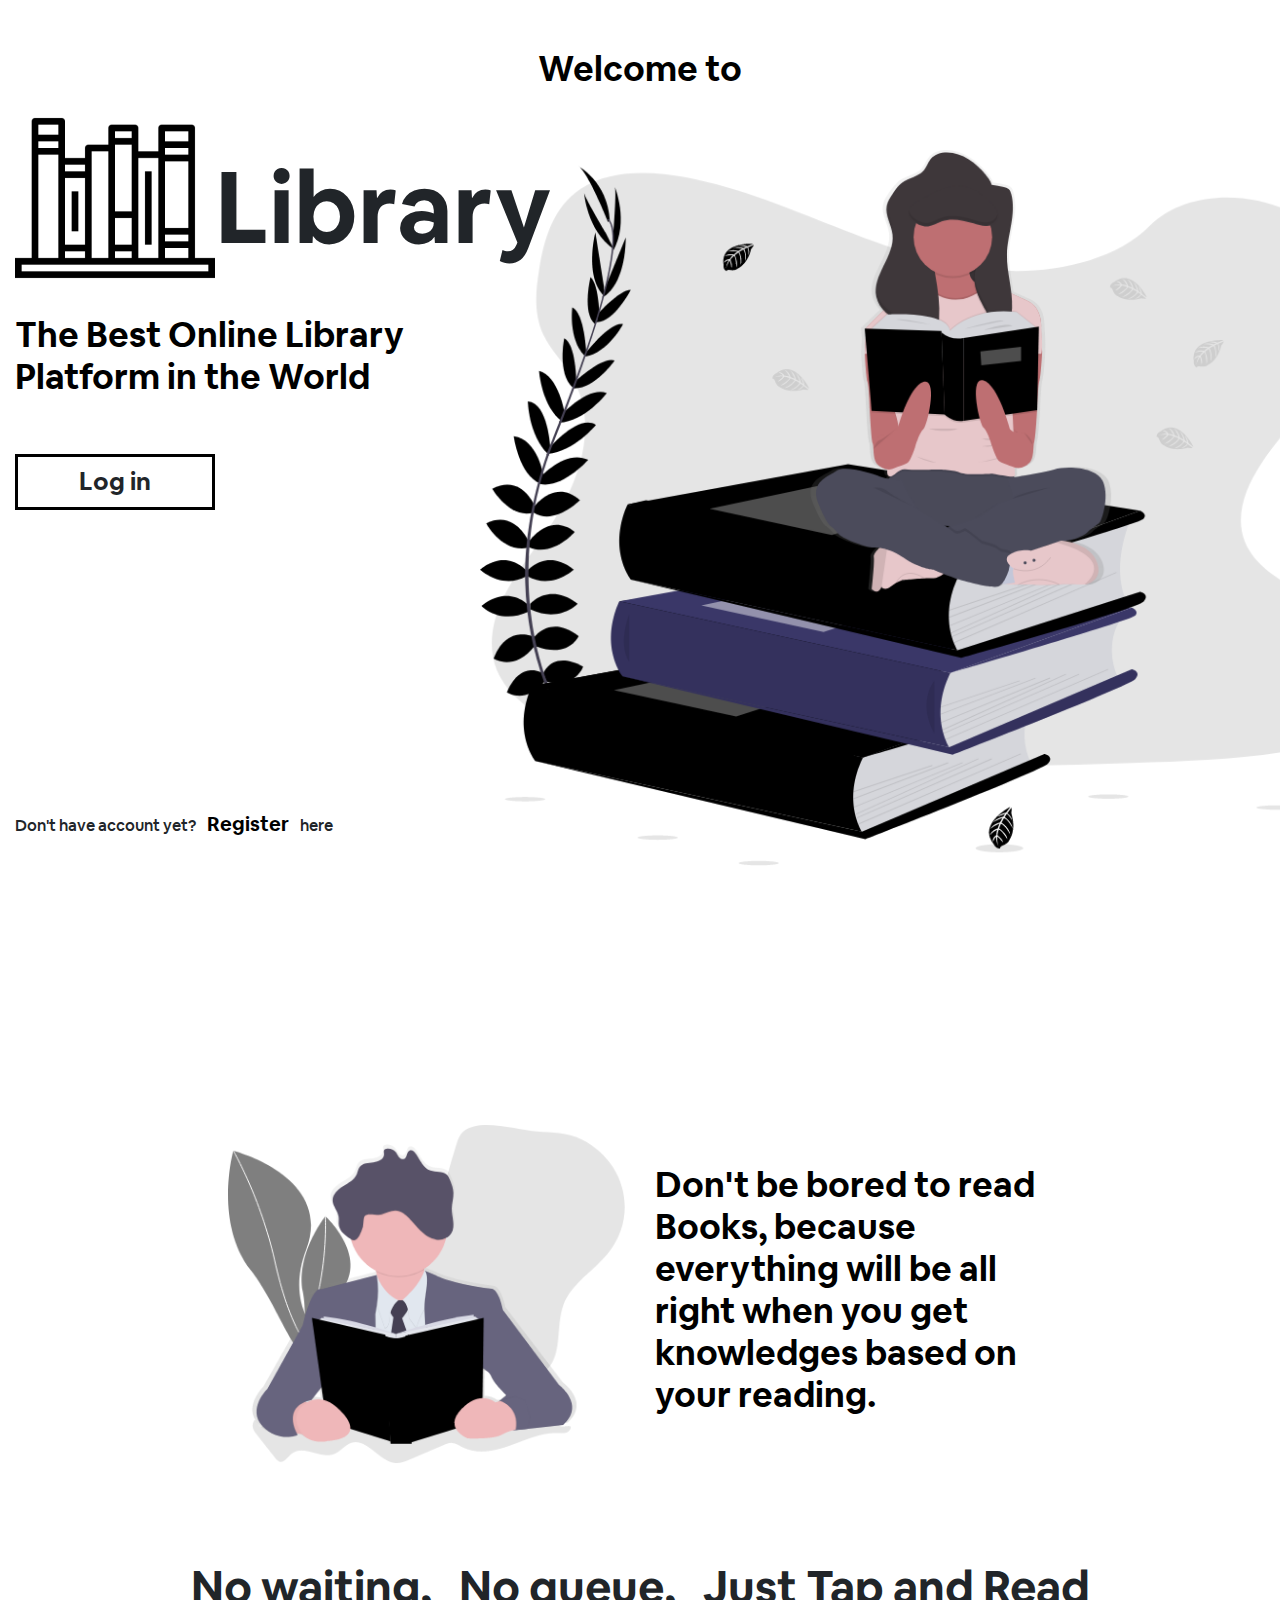
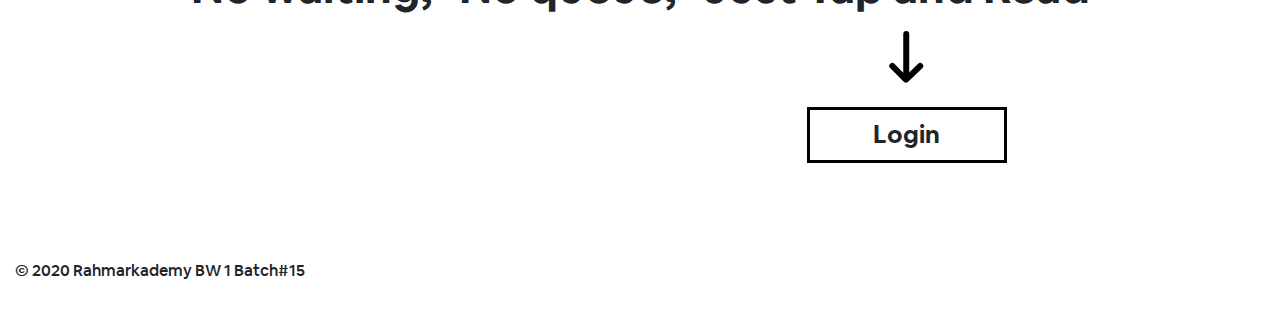
<file: index.html>
<!doctype html>
<html lang="en">
  <head>
    <!-- Required meta tags -->
    <meta charset="utf-8">
    <meta name="viewport" content="width=device-width, initial-scale=1, shrink-to-fit=no">
    <!-- Bootstrap CSS -->
    <link rel="stylesheet" href="https://stackpath.bootstrapcdn.com/bootstrap/4.3.1/css/bootstrap.min.css" integrity="sha384-ggOyR0iXCbMQv3Xipma34MD+dH/1fQ784/j6cY/iJTQUOhcWr7x9JvoRxT2MZw1T" crossorigin="anonymous">
    <link rel="stylesheet" href="./assets/css/landing.css">
    <title>Arkademy's Library | The Best Online Library in the Universe</title>
  </head>
  <body>
    <div class="overflow-hidden">
      <div class="container">
        <p class="greeting text-center h1 mt-5">Welcome to</p>
        <div class="row">
          <div class="col">
            <div class="row">
              <div class="col-auto d-flex flex-nowrap align-items-end my-md-0 mt-4 mb-2 ml-md-0 mx-auto">
                <img class="logo" src="./assets/img/logo@4x.png" alt="Library Arkademy Logo">
                <p class="text-logo mb-md-3 mb-1">Library</p>
              </div>
            </div>
          </div>
          <div class="d-xl-flex d-none gambar-hero">
            <img src="./assets/img/undraw_book_lover_mkck.png" alt="">
          </div>
        </div>
        <div class="row">
          <h1 class="h1 col-xl-5 col-lg-auto col-md-auto col-sm-auto col-auto mt-3 text-md-left text-center">The Best Online Library Platform in the World</h1>
        </div>
        <div class="row align-items-end justify-content-md-start justify-content-center tombol-grup">
          <div class="col-md-auto">
            <a href="login.html" class="btn btn-prim mt-5">Log in</a>
          </div>
          <div class="col-md-auto my-register-btn pt-sm-0 pt-3">
            <a href="register.html" class="btn btn-prim2">Register</a>
          </div>
        </div>
        <div class="row p-absolute b-5 d-xl-flex d-lg-flex d-md-flex d-none">
          <div class="col-auto text-register">
            <p>Don't have account yet? <span class="mx-2"><a href="register.html">Register</a></span> here</p>
          </div>
        </div>
      </div>
    </div>
    <div class="container">
      <div class="row justify-content-center align-items-center">
        <div class="col-xl-4 col-lg-6 col-auto">
          <img class="gambar-tengah" src="./assets/img/undraw_reading_list_4boi.png" alt="">
        </div>
        <div class="col-xl-4 col-lg-6 col-auto mt-lg-0 mt-5">
          <p class="h1 text-lg-left text-center">Don't be bored to read Books, because everything will be all right when you get knowledges based on your reading.</p>
        </div>
      </div>
      <div class="row justify-content-center">
        <p class="text-center lh-1 cta pt-lg-5 pt-5 mt-5">No waiting, &nbsp; No queue, &nbsp; Just Tap and Read</p>
      </div>
      <div class="row justify-content-center">
        <div class="col-xl-4 offset-xl-5 col offset-0">
          <div class="row justify-content-center">
            <div class="col-12 text-center">
              <svg xmlns="http://www.w3.org/2000/svg" width="36.484" height="52.57" viewBox="0 0 36.484 52.57">
                <g id="Group_12" data-name="Group 12" transform="translate(-678.257 -1699.5)">
                  <line id="Line_1" data-name="Line 1" y2="39" transform="translate(696.5 1702.5)" fill="none" stroke="#000" stroke-linecap="round" stroke-width="6"/>
                  <line id="Line_2" data-name="Line 2" x1="13.896" y2="13.327" transform="translate(696.604 1734.5)" fill="none" stroke="#000" stroke-linecap="round" stroke-width="6"/>
                  <line id="Line_3" data-name="Line 3" x2="13.396" y2="13.327" transform="translate(682.5 1734.5)" fill="none" stroke="#000" stroke-linecap="round" stroke-width="6"/>
                </g>
              </svg>
            </div>
          </div>
          <div class="row justify-content-center">
            <div class="col-12 text-center">
              <a href="login.html" class="btn btn-prim px-auto mb-5 mt-4">Login</a>
            </div>            
          </div>
        </div>
      </div>
      <div class="row">
        <div class="col">
          <p class="text-xl-left text-center pt-md-0 pt-5 mt-5 mb-5">&copy; 2020 Rahmarkademy BW 1 Batch#15</p>
        </div>
      </div>
    </div>
    <!-- Optional JavaScript -->
    <!-- jQuery first, then Popper.js, then Bootstrap JS -->
    <script src="https://code.jquery.com/jquery-3.3.1.slim.min.js" integrity="sha384-q8i/X+965DzO0rT7abK41JStQIAqVgRVzpbzo5smXKp4YfRvH+8abtTE1Pi6jizo" crossorigin="anonymous"></script>
    <script src="https://cdnjs.cloudflare.com/ajax/libs/popper.js/1.14.7/umd/popper.min.js" integrity="sha384-UO2eT0CpHqdSJQ6hJty5KVphtPhzWj9WO1clHTMGa3JDZwrnQq4sF86dIHNDz0W1" crossorigin="anonymous"></script>
    <script src="https://stackpath.bootstrapcdn.com/bootstrap/4.3.1/js/bootstrap.min.js" integrity="sha384-JjSmVgyd0p3pXB1rRibZUAYoIIy6OrQ6VrjIEaFf/nJGzIxFDsf4x0xIM+B07jRM" crossorigin="anonymous"></script>
  </body>
</html>
</file>
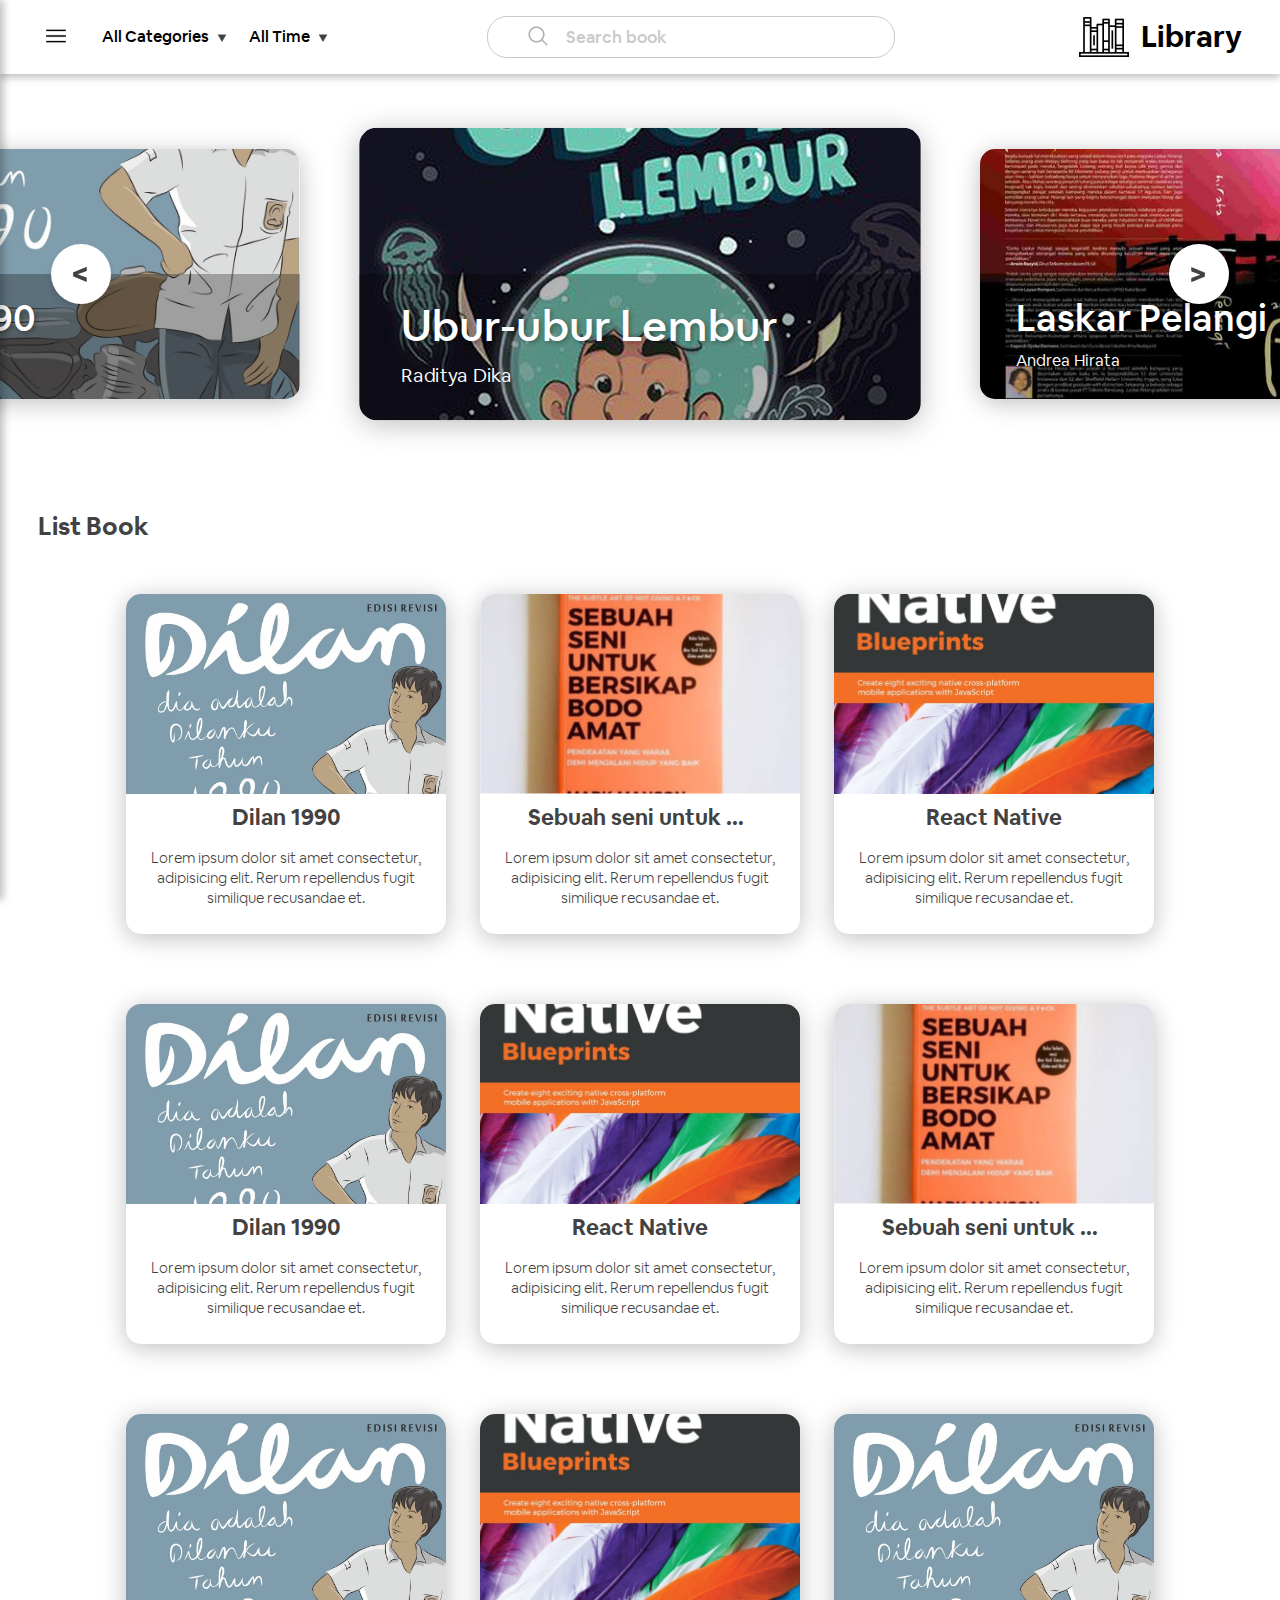
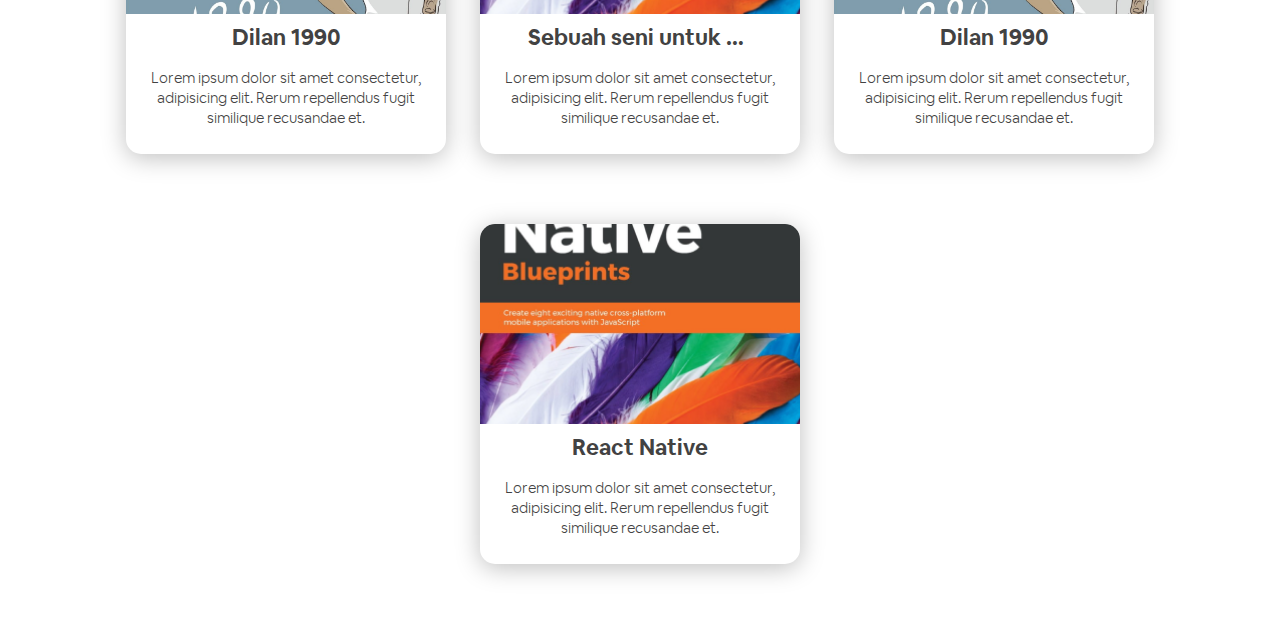
<file: dashboard.html>
<!DOCTYPE html>
<html lang="en">
<head>
  <meta charset="UTF-8">
  <meta name="viewport" content="width=device-width, initial-scale=1.0">
  <title>Dashboard</title>
  <link rel="stylesheet" href="./assets/css/style.css">
</head>
<body>
  <div class="container-fluid">
    <div class="nav">
      <div class="navbar">
        <div class="burger">
          <a><svg width="20" height="20" viewBox="0 0 20 20" fill="none" xmlns="http://www.w3.org/2000/svg" xmlns:xlink="http://www.w3.org/1999/xlink">
            <rect width="20" height="20" fill="url(#pattern0)"/>
            <defs>
            <pattern id="pattern0" patternContentUnits="objectBoundingBox" width="1" height="1">
            <use xlink:href="#image0" transform="scale(0.00195312)"/>
            </pattern>
            <image id="image0" width="512" height="512" xlink:href="[data-uri]"/>
            </defs>
            </svg>
          </a>
        </div>
        <ul>
          <li>
            <a class="kategori" href="#">All Categories</a>
            <ul class="dropdown">
              <li>All Categories</li>
              <li>Novel</li>
              <li>Sci-Fi</li>
              <li>Romance</li>
              <li>Journal</li>
            </ul>
          </li>
          <li>
            <a class="waktu" href="#">All Time</a>
            <ul class="dropdown">
              <li>All Time</li>
              <li>Last hour</li>
              <li>Last week</li>
              <li>Last year</li>
            </ul>
          </li> 
        </ul>
      </div>    
      <form class="search">
        <div class="grup-search">
          <button><img src="./assets/img/magnifying-glass.png" alt=""></button>
          <input type="search" placeholder="Search book">
        </div>
      </form>
      <a href="#" class="logo">
        <img src="./assets/img/logo.png" alt="Logo Library">
        <h1>Library</h1>
      </a>
    </div>
    <div class="carousel">
      <button class="prev-btn">
        <img src="./assets/img/left-arrow2.png" alt="">
      </button>
      <div class="carousel-wrap track">
        <a href="rincian-buku.html" class="carousel-item">
          <div class="carousel-card">
            <img src="./assets/img/dilan.jpg" alt="">
            <div class="description">
              <h3 class="judul-buku">Dilan 1990</h3>
              <p class="nama-penulis">Pidi Baiq</p>
            </div>
          </div>
        </a>
        <a href="#" class="carousel-item current__slide">
          <div class="carousel-card">
            <img src="./assets/img/ubur-ubur.jpg" alt="">
            <div class="description">
              <h3 class="judul-buku">Ubur-ubur Lembur</h3>
              <p class="nama-penulis">Raditya Dika</p>
            </div>
          </div>
        </a>
        <a href="#" class="carousel-item">
          <div class="carousel-card">
            <img src="./assets/img/laskar.jpg" alt="">
            <div class="description">
              <h3 class="judul-buku">Laskar Pelangi</h3>
              <p class="nama-penulis">Andrea Hirata</p>
            </div>
          </div>
        </a>
        <a href="rincian-buku.html" class="carousel-item">
          <div class="carousel-card">
            <img src="./assets/img/dilan.jpg" alt="">
            <div class="description">
              <h3 class="judul-buku">Dilan 1990</h3>
              <p class="nama-penulis">Pidi Baiq</p>
            </div>
          </div>
        </a>
      </div>
      <button class="next-btn">
        <img src="./assets/img/left-arrow2.png" alt="">
      </button>
    </div>   
    <section class="list-book">
      <h2>List Book</h2>
      <div class="book baris">
        <div class="kolom">
          <a href="rincian-buku.html">
            <div class="card">
              <div class="container-thumb">
                <img src="./assets/img/dilan.jpg" alt="Sampul Buku Dilan 1990">
              </div>
              <h3>Dilan 1990</h3>
              <p>Lorem ipsum dolor sit amet consectetur, adipisicing elit. Rerum repellendus fugit similique recusandae et.</p>
            </div>
          </a>
        </div>
        <div class="kolom">
          <a href="">
            <div class="card">
              <div class="container-thumb">
                <img src="./assets/img/thumb-buku2.png" alt="Sampul Buku Dilan 1990">
              </div>
              <h3>Sebuah seni untuk bersikap bodo amat</h3>
              <p>Lorem ipsum dolor sit amet consectetur, adipisicing elit. Rerum repellendus fugit similique recusandae et.</p>
            </div>
          </a>
        </div>
        <div class="kolom">
          <a href="">
            <div class="card">
              <div class="container-thumb">
                <img src="./assets/img/thumb-buku3.png" alt="Sampul Buku Dilan 1990">
              </div>
              <h3>React Native</h3>
              <p>Lorem ipsum dolor sit amet consectetur, adipisicing elit. Rerum repellendus fugit similique recusandae et.</p>
            </div>
          </a>
        </div>
        <div class="kolom">
          <a href="">
            <div class="card">
              <div class="container-thumb">
                <img src="./assets/img/dilan.jpg" alt="Sampul Buku Dilan 1990">
              </div>
              <h3>Dilan 1990</h3>
              <p>Lorem ipsum dolor sit amet consectetur, adipisicing elit. Rerum repellendus fugit similique recusandae et.</p>
            </div>
          </a>
        </div>
        <div class="kolom">
          <a href="">
            <div class="card">
              <div class="container-thumb">
                <img src="./assets/img/thumb-buku3.png" alt="Sampul Buku Dilan 1990">
              </div>
              <h3>React Native</h3>
              <p>Lorem ipsum dolor sit amet consectetur, adipisicing elit. Rerum repellendus fugit similique recusandae et.</p>
            </div>
          </a>
        </div>
        <div class="kolom">
          <a href="">
            <div class="card">
              <div class="container-thumb">
                <img src="./assets/img/thumb-buku2.png" alt="Sampul Buku Dilan 1990">
              </div>
              <h3>Sebuah seni untuk bersikap bodo amat</h3>
              <p>Lorem ipsum dolor sit amet consectetur, adipisicing elit. Rerum repellendus fugit similique recusandae et.</p>
            </div>
          </a>
        </div>
        <div class="kolom">
          <a href="">
            <div class="card">
              <div class="container-thumb">
                <img src="./assets/img/dilan.jpg" alt="Sampul Buku Dilan 1990">
              </div>
              <h3>Dilan 1990</h3>
              <p>Lorem ipsum dolor sit amet consectetur, adipisicing elit. Rerum repellendus fugit similique recusandae et.</p>
            </div>
          </a>
        </div>
        <div class="kolom">
          <a href="">
            <div class="card">
              <div class="container-thumb">
                <img src="./assets/img/thumb-buku3.png" alt="Sampul Buku Dilan 1990">
              </div>
              <h3>Sebuah seni untuk bersikap bodo amat</h3>
              <p>Lorem ipsum dolor sit amet consectetur, adipisicing elit. Rerum repellendus fugit similique recusandae et.</p>
            </div>
          </a>
        </div>
        <div class="kolom">
          <a href="">
            <div class="card">
              <div class="container-thumb">
                <img src="./assets/img/dilan.jpg" alt="Sampul Buku Dilan 1990">
              </div>
              <h3>Dilan 1990</h3>
              <p>Lorem ipsum dolor sit amet consectetur, adipisicing elit. Rerum repellendus fugit similique recusandae et.</p>
            </div>
          </a>
        </div>
        <div class="kolom">
          <a href="">
            <div class="card">
              <div class="container-thumb">
                <img src="./assets/img/thumb-buku3.png" alt="Sampul Buku Dilan 1990">
              </div>
              <h3>React Native</h3>
              <p>Lorem ipsum dolor sit amet consectetur, adipisicing elit. Rerum repellendus fugit similique recusandae et.</p>
            </div>
          </a>
        </div>
      </div>
    </section>
  </div>
  <aside id="menu-profil" class="geser-kiri">
    <div class="nav">
      <div class="burger">
        <a><svg width="20" height="20" viewBox="0 0 20 20" fill="none" xmlns="http://www.w3.org/2000/svg" xmlns:xlink="http://www.w3.org/1999/xlink">
          <rect width="20" height="20" fill="url(#pattern0)"/>
          <defs>
          <pattern id="pattern0" patternContentUnits="objectBoundingBox" width="1" height="1">
          <use xlink:href="#image0" transform="scale(0.00195312)"/>
          </pattern>
          <image id="image0" width="512" height="512" xlink:href="[data-uri]"/>
          </defs>
          </svg>
        </a>
      </div>
    </div>
    <div class="container center">
      <div class="foto-profil">
        <img src="./assets/img/Niki Zefanya.png" alt="">
        <h2>Niki Zefanya</h2>
      </div>
    </div>
    <div class="container">
      <form class="search">
        <div class="grup-search">
          <button><img src="./assets/img/magnifying-glass.png" alt=""></button>
          <input type="text" placeholder="Search book">
        </div>
      </form>
      <ul class="nav-aside">
        <li>
          <a class="kategori" href="#">All Categories</a>
          <ul class="dropdown">
            <li>All Categories</li>
            <li>Novel</li>
            <li>Sci-Fi</li>
            <li>Romance</li>
            <li>Journal</li>
          </ul>
        </li>
        <li>
          <a class="waktu" href="#">All Times</a>
          <ul class="dropdown">
            <li>All Time</li>
            <li>Newest</li>
            <li>Last hour</li>
            <li>Last week</li>
            <li>Last year</li>
          </ul>
        </li>
        <li><a href="#"><p>Explore</p></a></li>
        <li><a href="#"><p>History</p></a></li>
        <li><a class="panggil-modal"><p>Add Book*</p></a></li>
        <li><a href="/index.html"><p>Log Out</p></a></li>
      </ul>
    </div>
  </aside>
  <!-- Modal -->
  <div class="bg-modal">
    <div class="modal-content">
      <button class="close"><img src="./assets/img/close.png" alt=""></button>
      <div class="modal-container">
        <h2>Add Data</h2>
        <form>
          <div class="baris">
            <div class="kolom-3">
              <label for="urlImage">Url Image</label>
            </div>
            <div class="kolom-9">
              <input type="text" id="urlImage">
            </div>
          </div>
          <div class="baris">
            <div class="kolom-3">
              <label for="title">Title</label>
            </div>
            <div class="kolom-9">
              <input type="text" id="title">
            </div>
          </div>
          <div class="baris">
            <div class="kolom-3">
              <label for="description">Description</label>
            </div>
            <div class="kolom-9">
              <textarea name="description" id="description" rows="4"></textarea>
            </div>
          </div>
          <div class="baris">
            <button class="btn-modal">Save</button>
          </div>
        </form>
      </div>
    </div>
  </div>
  <script src="./assets/js/script.js"></script>
  <script src="./assets/js/carousel.js"></script>
</body>
</html>
</file>
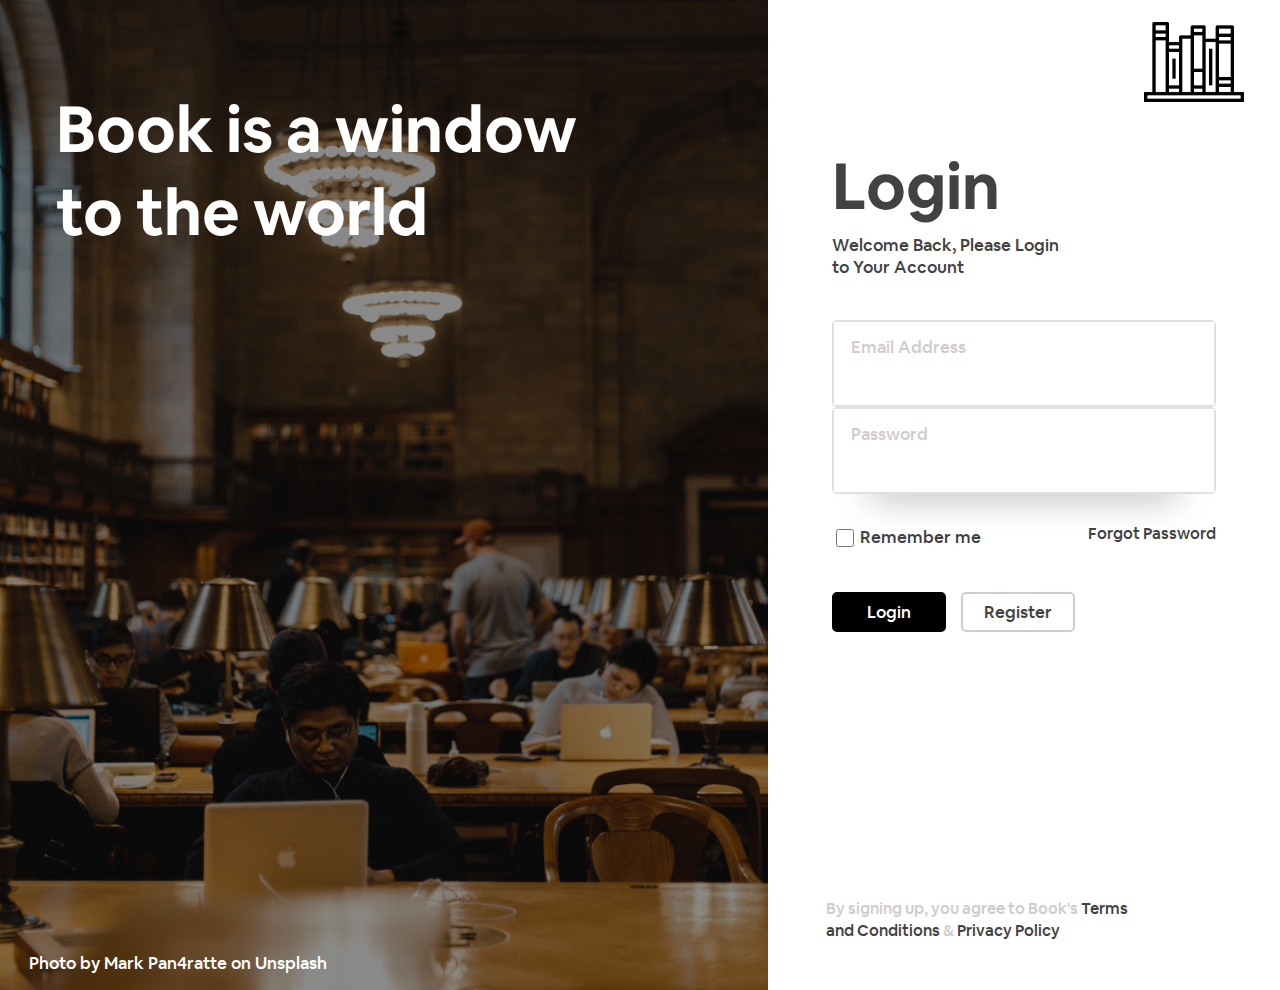
<file: login.html>
<!DOCTYPE html>
<html lang="en">
<head>
  <meta charset="UTF-8">
  <meta name="viewport" content="width=device-width, initial-scale=1.0">
  <title>Login Page</title>
  <link rel="stylesheet" href="./assets/css/style.css">
</head>
<body id="login">
<!--
* Kriteria Penilaian
* 1.  Gunakan HTML5
* 2.  Gunakan Flexbox / Grid
* 3.  Eksternal CSS
* 4.  Deploy di Netlify
* 5.  Container Home gunakan bootstrap
* 6.  Buat semirip mungkin sesuai desain Figma
* 7.  Responsive
-->
<div class="container-fluid">
  <div class="hero-auth">
    <h1>Book is a window<br>to the world</h1>
    <p>Photo by Mark Pan4ratte on Unsplash</p>
  </div>
  <div id="container-login">
    <a class="logo" href="">
      <img src="./assets/img/logo.png" alt="">
    </a>
    <h1>Login</h1>
    <p>Welcome Back, Please Login<br>to Your Account</p>
    <form>
      <div class="grup-input">
        <label for="email">Email Address</label>
        <input type="email" id="email" name="email">
      </div>
      <div class="grup-input">
        <label for="password">Password</label>
        <input type="password" id="password" name="password">
      </div>
      <div class="baris">
        <div class="grup-checkbox">
          <input type="checkbox" id="remember" name="remember" >
          <label for="remember">Remember me</label>
        </div>
        <a href="">Forgot Password</a>
      </div>
      <div class="grup-btn">
        <a href="dashboard.html" class="btn btn-auth-primary">Login</a>
        <a href="register.html" class="btn btn-auth-secondary">Register</a>
      </div>
    </form>
  </div>
  <footer>
    <p>By signing up, you agree to Book's <a href="#">Terms and Conditions</a> & <a href="#">Privacy Policy</a></p>
  </footer>
</div>
</body>
</html>
</file>
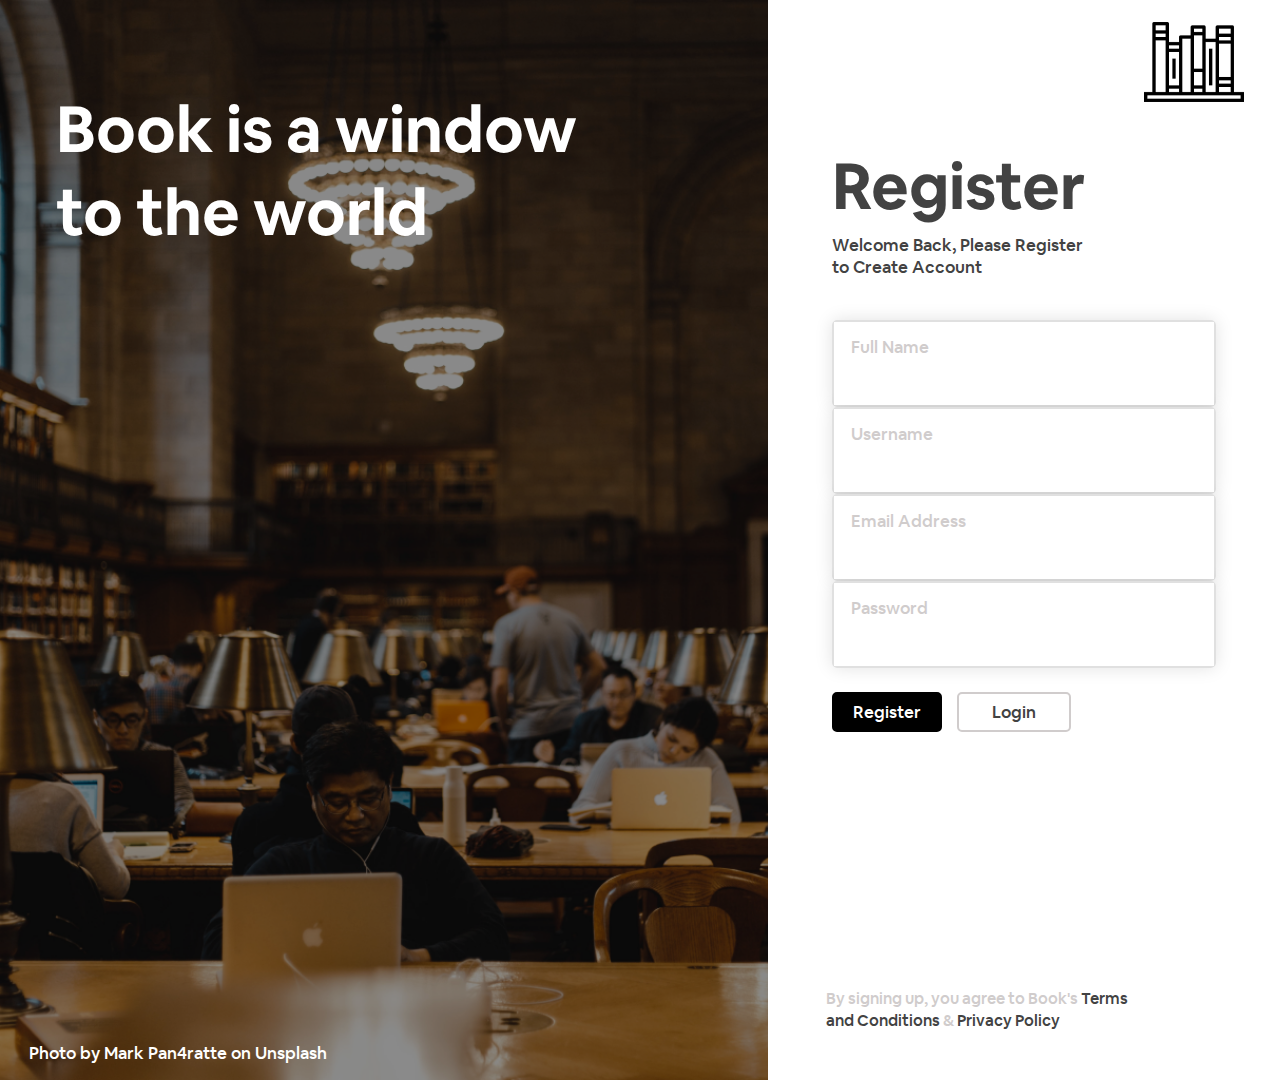
<file: register.html>
<!DOCTYPE html>
<html lang="en">
<head>
  <meta charset="UTF-8">
  <meta name="viewport" content="width=device-width, initial-scale=1.0">
  <title>Registration Page</title>
  <link rel="stylesheet" href="./assets/css/style.css">
</head>
<body id="register">
<div class="container-fluid">
  <div class="hero-auth">
    <h1>Book is a window<br>to the world</h1>
    <p>Photo by Mark Pan4ratte on Unsplash</p>
  </div>
  <div id="container-register">
    <a class="logo" href="">
      <img src="./assets/img/logo.png" alt="">
    </a>
    <h1>Register</h1>
    <p>Welcome Back, Please Register<br>to Create Account</p>
    <form>
      <div class="grup-input">
        <label for="fullname">Full Name</label>
        <input type="text" id="fullname" name="fullname">
      </div>
      <div class="grup-input">
        <label for="user">Username</label>
        <input type="text" id="user" name="user">
      </div>
      <div class="grup-input">
        <label for="email">Email Address</label>
        <input type="email" id="email" name="email">
      </div>
      <div class="grup-input">
        <label for="password">Password</label>
        <input type="password" id="password" name="password">
      </div>
      <div class="grup-btn">
        <button class="btn btn-auth-primary">Register</button>
        <a href="login.html" class="btn btn-auth-secondary">Login</a>
      </div>
    </form>
  </div>
  <footer>
    <p>By signing up, you agree to Book's <a href="#">Terms and Conditions</a> & <a href="#">Privacy Policy</a></p>
  </footer>
</div>
</body>
</html>
</file>
<file: assets/css/landing.css>
@font-face {
  font-family: "Airbnb Cereal App Extra";
  src: url("../fonts/AirbnbCerealApp-ExtraBold.woff2") format("woff2"), url("../fonts/AirbnbCerealApp-ExtraBold.woff") format("woff");
  font-weight: 800;
  font-style: normal;
}
@font-face {
  font-family: "Airbnb Cereal App";
  src: url("../fonts/AirbnbCerealApp-Bold.woff2") format("woff2"), url("../fonts/AirbnbCerealApp-Bold.woff") format("woff");
  font-weight: bold;
  font-style: normal;
}
@font-face {
  font-family: "Airbnb Cereal App";
  src: url("../fonts/AirbnbCerealApp-Light.woff2") format("woff2"), url("../fonts/AirbnbCerealApp-Light.woff") format("woff");
  font-weight: 300;
  font-style: normal;
}
@font-face {
  font-family: "Airbnb Cereal App";
  src: url("../fonts/AirbnbCerealApp-Medium.woff2") format("woff2"), url("../fonts/AirbnbCerealApp-Medium.woff") format("woff");
  font-weight: 500;
  font-style: normal;
}
@font-face {
  font-family: "Airbnb Cereal App Book";
  src: url("../fonts/AirbnbCerealApp-Book.woff2") format("woff2"), url("../fonts/AirbnbCerealApp-Book.woff") format("woff");
  font-weight: normal;
  font-style: normal;
}
@font-face {
  font-family: "Airbnb Cereal App";
  src: url("../fonts/AirbnbCerealApp-Black.woff2") format("woff2"), url("../fonts/AirbnbCerealApp-Black.woff") format("woff");
  font-weight: 900;
  font-style: normal;
}
* {
  font-family: "Airbnb Cereal App", Arial, Helvetica, sans-serif;
}

img.logo {
  width: 100px;
}

p.text-logo {
  font-size: 60px;
  font-weight: bold;
}

.container {
  height: 100%;
}

.overflow-hidden {
  position: relative;
  width: 100%;
  height: 100vh;
  margin-bottom: 25vh;
  overflow: hidden;
}

.h1 {
  font-size: 35px;
  color: black;
  font-weight: bold;
}

.gambar-hero {
  position: absolute;
  right: -100px;
  top: 150px;
}
.gambar-hero img {
  width: 100vh;
}

.tombol-grup {
  position: absolute;
  width: 100%;
  bottom: 10vh;
}

.btn.btn-prim {
  width: 100%;
  border: 3.5px solid black;
  font-size: 25px;
  font-family: "Airbnb Cereal App", Arial, Helvetica, sans-serif;
  font-weight: bold;
  border-radius: 0px;
}

.btn.btn-prim2 {
  width: 100%;
  border: 3.5px solid black;
  color: white;
  background-color: black;
  font-size: 25px;
  font-family: "Airbnb Cereal App", Arial, Helvetica, sans-serif;
  font-weight: bold;
  border-radius: 0px;
}

.my-register-btn a {
  display: block !important;
}

.text-register {
  display: none;
}

.text-register span a {
  color: black;
  font-size: 20px;
  font-weight: bold;
}

.gambar-tengah {
  width: 100%;
}

.p-absolute {
  position: absolute;
}

.b-5 {
  bottom: 5vh;
}

.lh-1 {
  line-height: 55px !important;
}

p.cta {
  font-size: 45px;
  font-weight: bold;
  line-height: 70px;
}

@media (min-height: 600px) {
  .text-register {
    display: block;
  }
}
@media (min-width: 768px) and (min-height: 600px) {
  .my-register-btn a {
    display: none !important;
  }
}
@media (min-width: 768px) {
  .container {
    max-width: 700px !important;
  }

  img.logo {
    width: 100px;
  }

  p.text-logo {
    font-size: 60px;
    font-weight: bold;
  }

  .btn.btn-prim, .btn.btn-prim2 {
    width: 200px;
  }

  .tombol-grup {
    position: static;
  }
}
@media (min-width: 992px) {
  .container {
    max-width: 860px !important;
  }

  img.logo {
    width: 200px;
  }

  p.text-logo {
    font-size: 100px;
    font-weight: bold;
  }
}
@media (min-width: 1200px) {
  .container {
    max-width: 1400px !important;
  }
}
@media (min-width: 1700px) {
  .container {
    max-width: 1600px !important;
  }
}

/*# sourceMappingURL=landing.css.map */
</file>
<file: assets/css/style.css>
@font-face {
  font-family: "Airbnb Cereal App Extra";
  src: url("../fonts/AirbnbCerealApp-ExtraBold.woff2") format("woff2"), url("../fonts/AirbnbCerealApp-ExtraBold.woff") format("woff");
  font-weight: 800;
  font-style: normal;
}
@font-face {
  font-family: "Airbnb Cereal App";
  src: url("../fonts/AirbnbCerealApp-Bold.woff2") format("woff2"), url("../fonts/AirbnbCerealApp-Bold.woff") format("woff");
  font-weight: bold;
  font-style: normal;
}
@font-face {
  font-family: "Airbnb Cereal App";
  src: url("../fonts/AirbnbCerealApp-Light.woff2") format("woff2"), url("../fonts/AirbnbCerealApp-Light.woff") format("woff");
  font-weight: 300;
  font-style: normal;
}
@font-face {
  font-family: "Airbnb Cereal App";
  src: url("../fonts/AirbnbCerealApp-Medium.woff2") format("woff2"), url("../fonts/AirbnbCerealApp-Medium.woff") format("woff");
  font-weight: 500;
  font-style: normal;
}
@font-face {
  font-family: "Airbnb Cereal App Book";
  src: url("../fonts/AirbnbCerealApp-Book.woff2") format("woff2"), url("../fonts/AirbnbCerealApp-Book.woff") format("woff");
  font-weight: normal;
  font-style: normal;
}
@font-face {
  font-family: "Airbnb Cereal App";
  src: url("../fonts/AirbnbCerealApp-Black.woff2") format("woff2"), url("../fonts/AirbnbCerealApp-Black.woff") format("woff");
  font-weight: 900;
  font-style: normal;
}
/* 
  Reset CSS http://meyerweb.com/eric/tools/css/reset/ 
  v2.0 | 20110126
  License: none (public domain)
*/
html, body, div, span, applet, object, iframe,
h1, h2, h3, h4, h5, h6, p, blockquote, pre,
a, abbr, acronym, address, big, cite, code,
del, dfn, em, img, ins, kbd, q, s, samp,
small, strike, strong, sub, sup, tt, var,
b, u, i, center,
dl, dt, dd, ol, ul, li,
fieldset, form, label, legend,
table, caption, tbody, tfoot, thead, tr, th, td,
article, aside, canvas, details, embed,
figure, figcaption, footer, header, hgroup,
menu, nav, output, ruby, section, summary,
time, mark, audio, video {
  text-decoration: none;
  margin: 0;
  padding: 0;
  border: 0;
  font-size: 100%;
  font: inherit;
  vertical-align: baseline;
}

/* HTML5 display-role reset for older browsers */
article, aside, details, figcaption, figure,
footer, header, hgroup, menu, nav, section {
  display: block;
}

body {
  line-height: 1;
}

ol, ul {
  list-style: none;
}

blockquote, q {
  quotes: none;
}

blockquote:before, blockquote:after,
q:before, q:after {
  content: "";
  content: none;
}

table {
  border-collapse: collapse;
  border-spacing: 0;
}

/* 
  End of Reset CSS by http://meyerweb.com/eric/tools/css/reset/ 
  v2.0 | 20110126
  License: none (public domain)
*/
.swal2-container {
  zoom: 1.5;
}

body, input {
  font-family: "Airbnb Cereal App", Arial, Helvetica, sans-serif;
  color: #424242;
}

.container-fluid {
  width: 100%;
  position: relative;
}

.container {
  position: relative;
  width: 80%;
  margin: 0 auto;
}
@media only screen and (max-width: 768px) {
  .container {
    width: 90%;
  }
}

.baris {
  display: flex;
  width: auto;
}

.btn, a.btn {
  display: inline-block;
  font-family: "Airbnb Cereal App";
  font-size: 17px;
  text-align: center;
  line-height: 0;
  color: #424242;
  background-color: transparent;
  padding: 18px 0;
  min-width: 110px;
  border: 2px solid #D0CCCC;
  border-radius: 5px;
  cursor: pointer;
}
@media only screen and (max-width: 768px) {
  .btn, a.btn {
    width: 100%;
    margin-bottom: 12px;
    padding: 24px 0;
  }
}

.btn.btn-auth-primary {
  background-color: black;
  color: #fff;
  border: 2px solid black;
}

.bg-modal {
  position: fixed;
  top: 0;
  left: 0;
  width: 100%;
  height: 100%;
  display: flex;
  visibility: hidden;
  opacity: 0;
  justify-content: center;
  align-items: center;
  background-color: rgba(141, 141, 141, 0.541);
  transition: visibilty ease 1s, opacity ease 0.4s;
  z-index: 10;
}
.bg-modal .modal-content {
  transform: scale(0.8);
  position: relative;
  width: 80%;
  background-color: white;
  border-radius: 15px;
  overflow: hidden;
  transition: transform ease 0.2s;
}
@media only screen and (max-width: 414px) {
  .bg-modal .modal-content {
    width: 95%;
  }
}
.bg-modal .modal-content .close {
  border: none;
  background-color: transparent;
  position: absolute;
  top: 18px;
  right: 18px;
  cursor: pointer;
  padding: 2px 4px;
}
.bg-modal .modal-content .close img {
  width: 24px;
}
.bg-modal .modal-content .modal-container {
  margin: 34px 42px;
}
@media only screen and (max-width: 414px) {
  .bg-modal .modal-content .modal-container {
    margin: 20px 20px;
  }
}
.bg-modal .modal-content .modal-container h2 {
  font-size: 40px;
  color: black;
}
@media only screen and (max-width: 414px) {
  .bg-modal .modal-content .modal-container h2 {
    font-size: 30px;
  }
}
.bg-modal .modal-content .modal-container form .baris {
  margin-top: 38px;
}
.bg-modal .modal-content .modal-container form .baris:first-child {
  margin-top: 80px;
}
@media only screen and (max-width: 414px) {
  .bg-modal .modal-content .modal-container form .baris {
    margin-top: 20px;
  }
}
.bg-modal .modal-content .modal-container form .baris .kolom-3 {
  width: 25%;
  display: flex;
  padding-top: 24px;
}
@media only screen and (max-width: 414px) {
  .bg-modal .modal-content .modal-container form .baris .kolom-3 {
    width: 40%;
    padding-top: 12px;
  }
}
.bg-modal .modal-content .modal-container form .baris .kolom-9 {
  width: 75%;
}
@media only screen and (max-width: 414px) {
  .bg-modal .modal-content .modal-container form .baris .kolom-9 {
    width: 60%;
  }
}
.bg-modal .modal-content .modal-container form label {
  font-size: 30px;
  color: black;
}
@media only screen and (max-width: 768px) {
  .bg-modal .modal-content .modal-container form label {
    font-size: 1.2em;
  }
}
@media only screen and (max-width: 414px) {
  .bg-modal .modal-content .modal-container form label {
    font-size: 1em;
  }
}
.bg-modal .modal-content .modal-container form input, .bg-modal .modal-content .modal-container form textarea {
  resize: none;
  box-sizing: border-box;
  font-size: 30px;
  color: #C8BABA;
  padding: 18px 22px;
  width: 100%;
  border-radius: 10px;
  border: 2px solid rgba(0, 0, 0, 0.2);
  outline: none;
}
@media only screen and (max-width: 414px) {
  .bg-modal .modal-content .modal-container form input, .bg-modal .modal-content .modal-container form textarea {
    font-size: 1em;
    padding: 12px 15px;
  }
}
.bg-modal .modal-content .modal-container form .btn-modal {
  transition: background-color ease 0.2s;
  cursor: pointer;
  margin-left: auto;
  color: white;
  background-color: #FBCC38;
  font-size: 30px;
  width: 204px;
  text-align: center;
  padding: 18px 0;
  border: none;
  border-radius: 10px;
}
.bg-modal .modal-content .modal-container form .btn-modal:active {
  outline: none;
}
.bg-modal .modal-content .modal-container form .btn-modal:focus {
  outline: none;
}
.bg-modal .modal-content .modal-container form .btn-modal:hover {
  background-color: #fdd347;
}
@media only screen and (max-width: 768px) {
  .bg-modal .modal-content .modal-container form .btn-modal {
    padding: 12px 0;
    font-size: 25px;
    width: 170px;
  }
}
@media only screen and (max-width: 414px) {
  .bg-modal .modal-content .modal-container form .btn-modal {
    padding: 12px 0;
    font-size: 25px;
    width: 100%;
  }
}

.modal-active {
  visibility: visible;
  opacity: 1;
}

/* 
! AUTH
*/
#login .container-fluid, #register .container-fluid {
  display: flex;
  position: relative;
}
@media only screen and (max-width: 768px) {
  #login .container-fluid, #register .container-fluid {
    flex-wrap: wrap;
  }
}

#login .container-fluid {
  height: 110vh;
}
#login .hero-auth {
  height: 100%;
}
#login .hero-auth::after {
  content: "";
  position: absolute;
  top: 0;
  left: 0;
  width: 60vw;
  height: 110vh;
  background-color: rgba(0, 0, 0, 0.459);
}

#register .container-fluid {
  height: 120vh;
}
#register .hero-auth {
  height: 100%;
}
#register .hero-auth::after {
  content: "";
  position: absolute;
  top: 0;
  left: 0;
  width: 60vw;
  height: 100%;
  background-color: rgba(0, 0, 0, 0.459);
}

.hero-auth {
  width: 60vw;
  color: #fff;
  background-image: url("../img/hero-login.png");
  background-size: cover;
  background-repeat: no-repeat;
}
@media only screen and (max-width: 768px) {
  .hero-auth {
    display: none;
  }
}
.hero-auth h1 {
  position: absolute;
  margin: 88px 0 0 56px;
  font-size: 64px;
  line-height: 83px;
  font-weight: bold;
  z-index: 1;
}
.hero-auth p {
  position: absolute;
  left: 29px;
  bottom: 18px;
  font-size: 17px;
  z-index: 1;
}

#container-register, #container-login {
  position: relative;
  width: 30%;
  box-sizing: border-box;
  margin: 0 auto;
}
@media only screen and (max-width: 768px) {
  #container-register, #container-login {
    width: 90%;
  }
}
#container-register .logo, #container-login .logo {
  position: absolute;
  top: 12px;
  right: -28px;
}
@media only screen and (max-width: 768px) {
  #container-register .logo, #container-login .logo {
    right: -18px;
  }
}
@media only screen and (max-width: 414px) {
  #container-register .logo, #container-login .logo {
    right: -8px;
  }
}
#container-register h1, #container-login h1 {
  margin-top: 12vw;
  font-size: 64px;
  font-weight: bold;
  color: #424242;
  margin-bottom: 16px;
}
@media only screen and (max-width: 768px) {
  #container-register h1, #container-login h1 {
    margin-top: 100px;
  }
}
#container-register p, #container-login p {
  font-size: 17px;
  line-height: 22px;
  margin-bottom: 42px;
}

#container-register form .grup-input {
  box-shadow: 0 0 18px 0px rgba(0, 0, 0, 0.116);
}

form label {
  font-family: "Airbnb Cereal App";
  font-size: 17px;
}
form .grup-input {
  border: 2px solid #E0E0E0;
  border-radius: 5px;
  box-shadow: 0 36px 36px -40px #000;
  padding: 0;
}
form .grup-input label {
  position: absolute;
  color: #D0CCCC;
  margin: 17px;
}
form .grup-input input {
  box-sizing: border-box;
  padding: 17px;
  width: 100%;
  border: none;
  font-size: 20px;
  padding-top: 40px;
}
form .grup-input input:focus {
  outline: none;
}
form .baris {
  margin-top: 32px;
  margin-bottom: 42px;
  justify-content: space-between;
  flex-wrap: wrap;
}
form .baris .grup-checkbox {
  display: flex;
  align-content: center;
}
form .baris .grup-checkbox label {
  margin-top: 3px;
  margin-left: 3px;
}
form .baris .grup-checkbox input {
  width: 18px;
  height: 18px;
}
form .baris a {
  color: #424242;
}
form .baris a:hover {
  text-decoration: underline;
}
form .grup-btn {
  margin-top: 24px;
}
form .grup-btn button, form .grup-btn a {
  margin-right: 12px;
}
@media only screen and (max-width: 768px) {
  form .grup-btn button, form .grup-btn a {
    margin-right: 0;
  }
}

footer {
  position: absolute;
  bottom: 48px;
  left: 60vw;
  width: 302px;
  margin-left: 4.5vw;
}
@media only screen and (max-width: 768px) {
  footer {
    position: static;
    margin-top: 24px;
    margin-bottom: 18px;
  }
}
footer p {
  color: #D0CCCC;
  max-width: 302px;
  line-height: 22px;
}
footer p a {
  color: #424242;
}

/* 
! END OF AUTH
*/
/* 
! DASHBOARD
*/
.nav {
  position: relative;
  z-index: 3;
  display: flex;
  box-shadow: 0 4px 7px #0000003a;
  padding: 12px 3%;
  justify-content: space-between;
}
.nav form.search .grup-search {
  width: 406px;
}
.nav .logo {
  flex-wrap: nowrap;
  margin-left: 36px;
  color: black;
}
.nav .logo:hover {
  opacity: 0.7;
}
.nav .logo img {
  width: 50px;
  margin-right: 12px;
}
.nav .logo h1 {
  font-size: 30px;
  font-weight: bold;
}

#menu-profil .nav {
  display: flex;
  box-shadow: none;
  padding: 24px 0 0 3%;
  justify-content: flex-end;
}

.burger a {
  cursor: pointer;
  margin: 0 16px 0 0;
  padding: 8px;
}

.navbar ul, .navbar, .search, .logo {
  display: flex;
  align-items: center;
  flex-wrap: wrap;
}

@media only screen and (max-width: 992px) {
  .navbar ul {
    display: none;
  }
}
.navbar ul li {
  overflow: hidden;
  padding: 4px;
}
.navbar ul li a {
  position: relative;
  padding: 8px 24px 8px 8px;
  color: black;
}
.navbar ul li a:hover {
  opacity: 0.7;
}
.navbar ul li a::after {
  margin: 5px 0 0 8px;
  position: absolute;
  content: "";
  height: 100%;
  width: 100%;
  background-image: url("../img/polygon-arrow.png");
  background-repeat: no-repeat;
}
.navbar ul .dropdown {
  position: absolute;
  display: flex;
  flex-direction: column;
  flex-wrap: nowrap;
  margin-top: 25px;
  width: 130px;
  background-color: white;
  border-radius: 4px;
  box-shadow: 2px 2px 6px rgba(0, 0, 0, 0.13);
  overflow-y: scroll;
  max-height: 0;
  transition: all 0.4s;
}
.navbar ul .dropdown::-webkit-scrollbar {
  width: 5px;
}
.navbar ul .dropdown::-webkit-scrollbar-thumb {
  background-color: #dbdbdb;
  border-radius: 10px;
}
.navbar ul .dropdown::-webkit-scrollbar-track {
  background-color: transparent;
  border-radius: 10px;
}
.navbar ul .dropdown li {
  box-sizing: border-box;
  padding: 17px 17px 32px;
  width: 100%;
  cursor: pointer;
  font-size: 0.8em;
}
.navbar ul .dropdown li:hover {
  background-color: whitesmoke;
}
.navbar ul .muncul {
  max-height: 140px;
}

@media only screen and (max-width: 768px) {
  form.search {
    display: none;
  }
}
form.search .grup-search {
  display: flex;
  justify-content: center;
  border-radius: 20px;
  border: 1.2px solid #CACACA;
  overflow: hidden;
}
form.search .grup-search button {
  background-color: transparent;
  border: none;
  cursor: pointer;
}
form.search .grup-search button:active {
  outline: none;
}
form.search .grup-search button:focus {
  outline: none;
}
form.search .grup-search img {
  padding: 6px;
}
form.search .grup-search input {
  width: 75%;
  border: none;
  outline: none;
  padding: 9px 6px;
  color: black;
  font-size: 17px;
}
form.search .grup-search input::placeholder {
  color: #CACACA;
}

.carousel {
  position: relative;
  display: flex;
  width: 100%;
  height: 400px;
  align-items: center;
  justify-content: center;
  box-sizing: border-box;
  overflow: hidden;
}
.carousel .carousel-wrap {
  display: flex;
  width: 480px;
  transition: transform 0.3s ease;
  position: relative;
  left: -60px;
}
.carousel button {
  position: absolute;
  border: none;
  background-color: white;
  width: 60px;
  height: 60px;
  border-radius: 30px;
  box-shadow: 0 4px 6px rgba(0, 0, 0, 0.13);
  cursor: pointer;
  z-index: 1;
  transition: ease 0.2s;
}
.carousel button:focus {
  border: none;
  outline: none;
}
.carousel button:hover {
  transform: translateY(-4px);
  box-shadow: 0 8px 6px rgba(0, 0, 0, 0.13);
}
.carousel button:active {
  transform: translateY(2px);
  box-shadow: 0 2px 6px rgba(0, 0, 0, 0.13);
}
.carousel button img {
  margin-top: 3px;
  margin-right: 2px;
}

.carousel-item {
  box-sizing: content-box !important;
  padding: 0 40px 0;
  transition: transform 0.3s ease;
}
.carousel-item .carousel-card {
  position: relative;
  overflow: hidden;
  border-radius: 15px;
  box-shadow: 0 4px 25px rgba(0, 0, 0, 0.25);
  width: 480px;
  height: 250px;
}
@media only screen and (max-width: 414px) {
  .carousel-item .carousel-card {
    transform: scale(0.75);
    height: 100%;
  }
}
.carousel-item .carousel-card:hover img {
  transform: scale(1.07);
}
.carousel-item .carousel-card img {
  width: 100%;
  height: 100%;
  object-fit: cover;
  object-position: center;
  transition: transform ease 0.5s;
}
.carousel-item .carousel-card .description {
  position: absolute;
  bottom: 0;
  width: 100%;
  height: 50%;
  background-color: rgba(0, 0, 0, 0.281);
  color: white;
  padding: 26px 36px 36px;
  box-sizing: border-box;
}
.carousel-item .carousel-card .description h3 {
  font-size: 37px;
}
.carousel-item .carousel-card .description p {
  font-family: "Airbnb Cereal App Book";
  margin-top: 16px;
}
.carousel-item .carousel-card .description h3, .carousel-item .carousel-card .description p {
  text-shadow: 2px 2px 4px rgba(0, 0, 0, 0.3);
}

button.next-btn {
  right: 4%;
}
button.next-btn img {
  transform: rotate(180deg);
}

button.prev-btn {
  left: 4%;
}

.current__slide {
  transform: scale(1.17);
  margin: 0 20px;
}

section.list-book {
  padding: 0 3%;
  margin: 40px 0 20px;
}
@media only screen and (max-width: 414px) {
  section.list-book {
    margin: 80px 0 20px;
  }
}
section.list-book h2 {
  font-size: 25px;
  font-weight: bold;
  color: #424242;
  margin: 0 0 20px;
}
@media only screen and (max-width: 414px) {
  section.list-book h2 {
    margin: 0;
  }
}

.book {
  width: 100%;
  flex-wrap: wrap;
  justify-content: center;
}
.book .kolom {
  display: flex;
  width: auto;
  justify-content: center;
  padding: 35px 17px;
}
@media only screen and (max-width: 414px) {
  .book .kolom {
    width: 97%;
    padding: 35px 0;
  }
}
.book .kolom a {
  width: 320px;
  height: 340px;
  box-shadow: 0 4px 25px rgba(0, 0, 0, 0.25);
  border-radius: 15px;
  overflow: hidden;
}
@media only screen and (max-width: 414px) {
  .book .kolom a {
    width: 100%;
  }
}
.book .kolom a .card {
  width: 100%;
}
.book .kolom a .card .container-thumb {
  width: 100%;
  height: 200px;
  overflow: hidden;
}
.book .kolom a .card .container-thumb img {
  width: 100%;
  object-fit: cover;
  transform: scale(1.005);
  transition: transform ease 0.5s;
}
.book .kolom a .card .container-thumb img:hover {
  transform: scale(1.07);
}
.book .kolom a .card h3 {
  width: 70%;
  height: 24px;
  white-space: nowrap;
  overflow: hidden;
  text-overflow: ellipsis;
  margin: 12px auto 0;
  font-size: 22px;
  font-weight: bold;
  color: #424242;
  text-align: center;
}
.book .kolom a .card p {
  margin: 0 5%;
  font-size: 15px;
  line-height: 20px;
  color: #424242;
  font-weight: 300;
  text-align: center;
  margin-top: 18px;
}

#menu-profil {
  position: fixed;
  top: 0;
  width: 25vw;
  height: 100%;
  background-color: white;
  box-shadow: 4px 0 7px #0000003a;
  z-index: 5;
}
@media only screen and (max-width: 992px) {
  #menu-profil {
    width: 50vw;
  }
}
@media only screen and (max-width: 768px) {
  #menu-profil {
    width: 90vw;
  }
}
@media only screen and (max-width: 768px) {
  #menu-profil {
    overflow-y: scroll;
    overflow-x: hidden;
  }
  #menu-profil::-webkit-scrollbar {
    width: 5px;
  }
  #menu-profil::-webkit-scrollbar-thumb {
    background-color: #dbdbdb;
    border-radius: 10px;
  }
  #menu-profil::-webkit-scrollbar-track {
    background-color: transparent;
    border-radius: 10px;
  }
}
#menu-profil .container.center {
  display: flex;
  justify-content: center;
}
#menu-profil .container.center .foto-profil {
  display: flex;
  flex-direction: column;
  align-items: center;
  margin-top: 12px;
}
#menu-profil .container.center .foto-profil h2 {
  font-size: 30px;
  font-weight: bold;
  margin-top: 16px;
  color: black;
}
#menu-profil .container form.search {
  display: none;
}
@media only screen and (max-width: 768px) {
  #menu-profil .container form.search {
    display: flex;
    margin-top: 48px;
  }
}
@media only screen and (max-width: 768px) {
  #menu-profil .container form.search .grup-search {
    width: 100%;
    margin: 0;
  }
}

.nav-aside {
  margin-top: 72px;
  margin-bottom: 72px;
}
.nav-aside li {
  margin-top: 42px;
}
.nav-aside li a {
  position: relative;
  width: 100%;
  font-size: 25px;
  color: black;
  cursor: pointer;
}
.nav-aside li a:hover {
  opacity: 0.7;
}
.nav-aside li a::after {
  margin: 11px 0 0 10px;
  position: absolute;
  content: "";
  height: 100%;
  width: 100%;
  background-image: url("../img/polygon-arrow.png");
  background-repeat: no-repeat;
}
.nav-aside li:first-child {
  display: none;
  margin-top: 0;
}
@media only screen and (max-width: 992px) {
  .nav-aside li:first-child {
    display: flex;
    flex-direction: column;
  }
}
.nav-aside li:nth-child(2) {
  display: none;
}
@media only screen and (max-width: 992px) {
  .nav-aside li:nth-child(2) {
    display: flex;
    flex-direction: column;
  }
}
.nav-aside li .dropdown {
  margin-top: 0;
  position: relative;
  width: 150px;
  left: 0;
  box-shadow: none;
  width: 100%;
  overflow-y: scroll;
  max-height: 0;
  transition: all 0.4s;
}
.nav-aside li .dropdown::-webkit-scrollbar {
  width: 5px;
}
.nav-aside li .dropdown::-webkit-scrollbar-thumb {
  background-color: #dbdbdb;
  border-radius: 10px;
}
.nav-aside li .dropdown::-webkit-scrollbar-track {
  background-color: transparent;
  border-radius: 10px;
}
.nav-aside li .dropdown li {
  padding: 20px;
  margin-top: 0;
  cursor: pointer;
}
.nav-aside li .dropdown li:hover {
  background-color: whitesmoke;
}
.nav-aside li .dropdown.muncul {
  max-height: 160px;
  margin-top: 20px;
}

.container-fluid, #menu-profil, .burger a {
  transition: width ease 0.7s, margin ease 0.7s, left ease 0.7s;
}

.menu-aktif {
  margin-left: 25vw;
  width: 75vw;
}
@media only screen and (max-width: 992px) {
  .menu-aktif {
    width: 80vw;
    margin-left: 20vw;
  }
}
@media only screen and (max-width: 768px) {
  .menu-aktif {
    width: 100vw;
    margin-left: 0;
  }
}

.geser-kiri {
  position: absolute;
  top: 0;
  left: -25vw;
}
@media only screen and (max-width: 992px) {
  .geser-kiri {
    left: -50vw;
  }
}
@media only screen and (max-width: 768px) {
  .geser-kiri {
    left: -95vw;
  }
}

.geser-kanan {
  position: absolute;
  top: 0;
  left: 0;
}

.fade-out {
  top: 24px;
  margin-left: -100px !important;
}

/* 
! END OF DASHBOARD
*/
/* 
! DETAILS
*/
header.container-fluid a.btn-back {
  display: flex;
  position: absolute;
  top: 20px;
  left: 29px;
  background-color: white;
  width: 60px;
  height: 60px;
  border-radius: 50px;
  justify-content: center;
  box-shadow: 0 4px 6px rgba(0, 0, 0, 0.13);
  transition: ease 0.2s;
}
@media only screen and (max-width: 768px) {
  header.container-fluid a.btn-back {
    left: 16px;
  }
}
header.container-fluid a.btn-back:hover {
  transform: translateY(-4px);
  box-shadow: 0 8px 6px rgba(0, 0, 0, 0.13);
}
header.container-fluid a.btn-back:active {
  transform: translateY(2px);
  box-shadow: 0 0 6px rgba(0, 0, 0, 0.13);
}
header.container-fluid a.btn-back svg {
  margin-right: 2px;
  align-self: center;
}
header.container-fluid img {
  width: 100%;
  height: 50vh;
  object-fit: cover;
}
header.container-fluid .grup-edit {
  position: absolute;
  top: 20px;
  right: 36px;
  display: flex;
}
header.container-fluid .grup-edit .edit, header.container-fluid .grup-edit .delete {
  cursor: pointer;
  font-size: 30px;
  color: #fff;
  text-shadow: 1px 1px 6px rgba(0, 0, 0, 0.301);
}
header.container-fluid .grup-edit .edit {
  margin-right: 20px;
}

.container .baris {
  justify-content: space-between;
}
@media only screen and (max-width: 768px) {
  .container .baris {
    flex-direction: column;
  }
}

.kolom.artikel {
  padding-bottom: 80px;
  width: 70%;
}
@media only screen and (max-width: 768px) {
  .kolom.artikel {
    width: 100%;
  }
}
.kolom.artikel .baris:first-child {
  padding-bottom: 4vh;
}
@media only screen and (max-width: 768px) {
  .kolom.artikel .baris {
    flex-direction: row;
    padding-bottom: 8vh;
  }
}
@media only screen and (max-width: 414px) {
  .kolom.artikel .baris {
    flex-direction: column;
  }
}
@media only screen and (max-width: 768px) {
  .kolom.artikel .baris .kolom:first-child {
    width: 40%;
  }
}
@media only screen and (max-width: 414px) {
  .kolom.artikel .baris .kolom:first-child {
    width: 100%;
  }
}
.kolom.artikel .baris .kolom:nth-child(2) {
  display: flex;
  align-self: center;
  justify-content: flex-end;
}
.kolom.artikel .baris .kolom:nth-child(2) p.status {
  font-size: 30px;
  font-weight: bold;
  color: #99D815;
}
@media only screen and (max-width: 768px) {
  .kolom.artikel .baris .kolom:nth-child(2) {
    width: 60%;
  }
}
@media only screen and (max-width: 414px) {
  .kolom.artikel .baris .kolom:nth-child(2) {
    justify-content: flex-start;
    margin-top: 24px;
    width: 100%;
  }
}
.kolom.artikel .lencana {
  margin-top: 12px;
  max-width: 90px;
  padding: 6px 0;
  font-size: 17px;
  text-align: center;
  background-color: #FBCC38;
  color: white;
  border-radius: 15px;
}
.kolom.artikel .judul-buku {
  margin-top: 4px;
  font-weight: bold;
  font-size: 50px;
  color: #000;
  text-transform: uppercase;
}
.kolom.artikel .waktu {
  margin-top: 12px;
  color: black;
  font-size: 20px;
}
.kolom.artikel .baris p.deskripsi {
  margin-top: 20px;
  color: black;
  font-size: 20px;
  line-height: 30px;
  font-weight: 300;
}
@media only screen and (max-width: 768px) {
  .kolom.artikel .baris p.deskripsi {
    margin-top: 8px;
  }
}

.kolom.aksi {
  margin-left: 42px;
  width: 30%;
}
@media only screen and (max-width: 768px) {
  .kolom.aksi {
    width: 100%;
    margin-left: 0;
  }
}
.kolom.aksi .baris {
  justify-content: flex-end;
}
.kolom.aksi img.sampul-buku {
  margin-top: -160px;
}
@media only screen and (max-width: 768px) {
  .kolom.aksi img.sampul-buku {
    display: none;
  }
}

.btn-pinjam {
  margin-right: 14px;
  margin-top: 180px;
  color: white;
  background-color: #FBCC38;
  font-size: 30px;
  width: 220px;
  text-align: center;
  padding: 18px 0;
  border-radius: 10px;
  transition: ease 0.2s;
}
@media only screen and (max-width: 768px) {
  .btn-pinjam {
    box-sizing: border-box;
    margin-right: 0;
    position: fixed;
    left: 5%;
    right: 5%;
    bottom: 2%;
    width: auto;
    box-shadow: 0 4px 6px rgba(0, 0, 0, 0.13);
  }
}
.btn-pinjam:hover {
  transform: translateY(-4px);
  box-shadow: 0 4px 6px rgba(0, 0, 0, 0.13);
  background-color: #fdd347;
}
.btn-pinjam:active {
  transform: translateY(2px);
  box-shadow: 0 0 6px rgba(0, 0, 0, 0.13);
}

/* 
! END OF DETAILS
*/

/*# sourceMappingURL=style.css.map */
</file>
